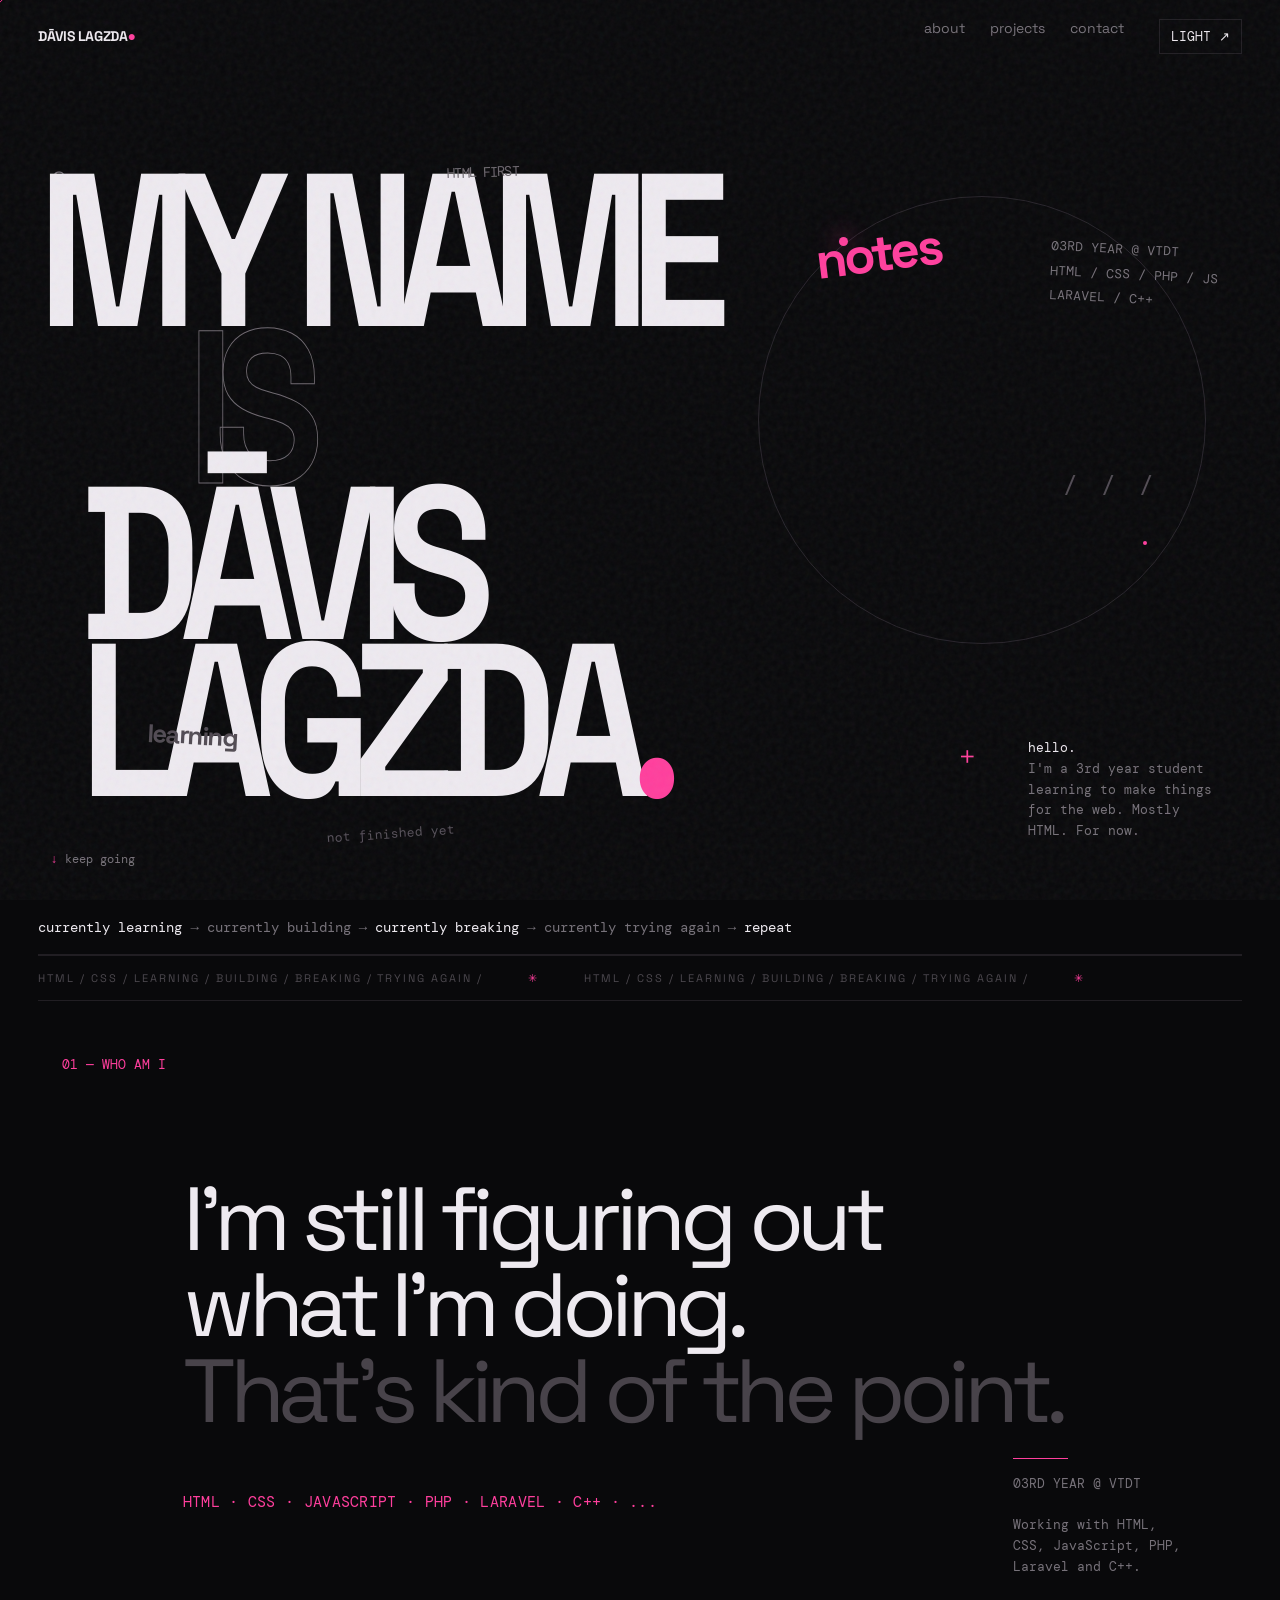
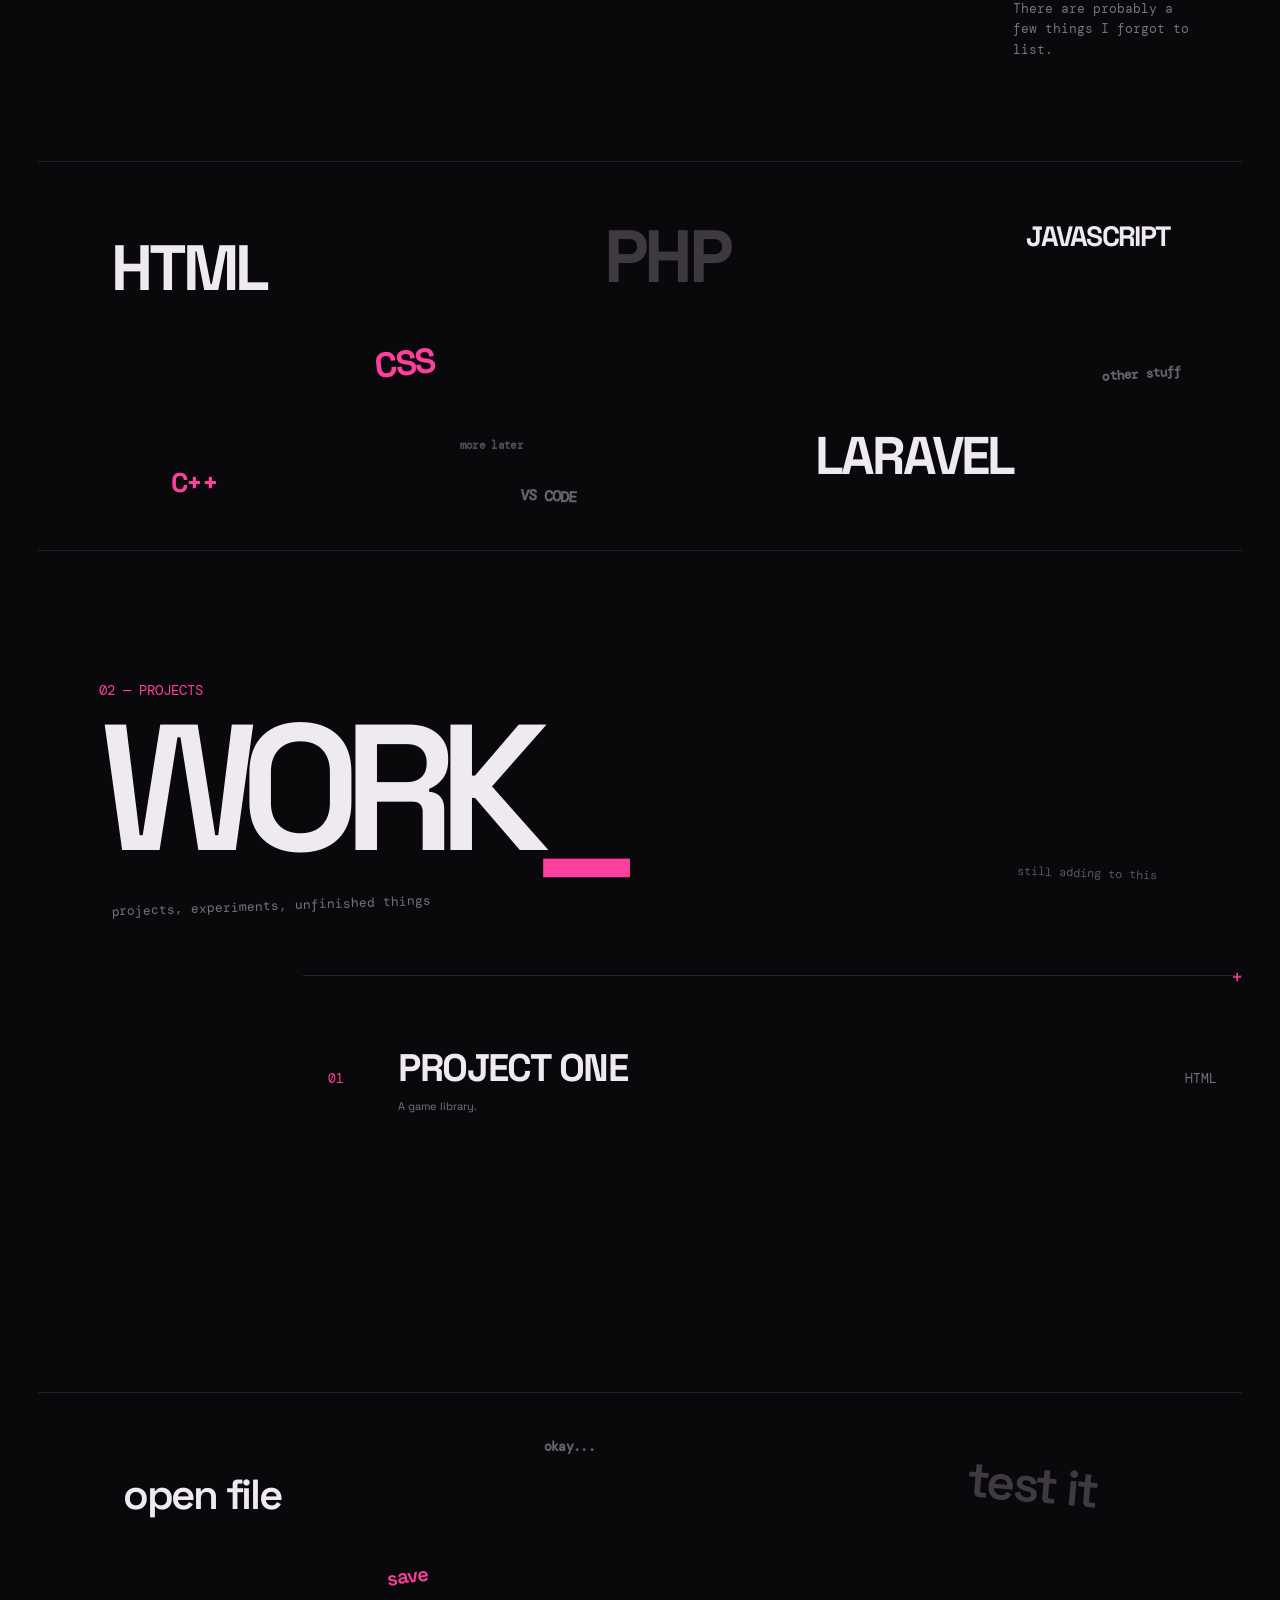
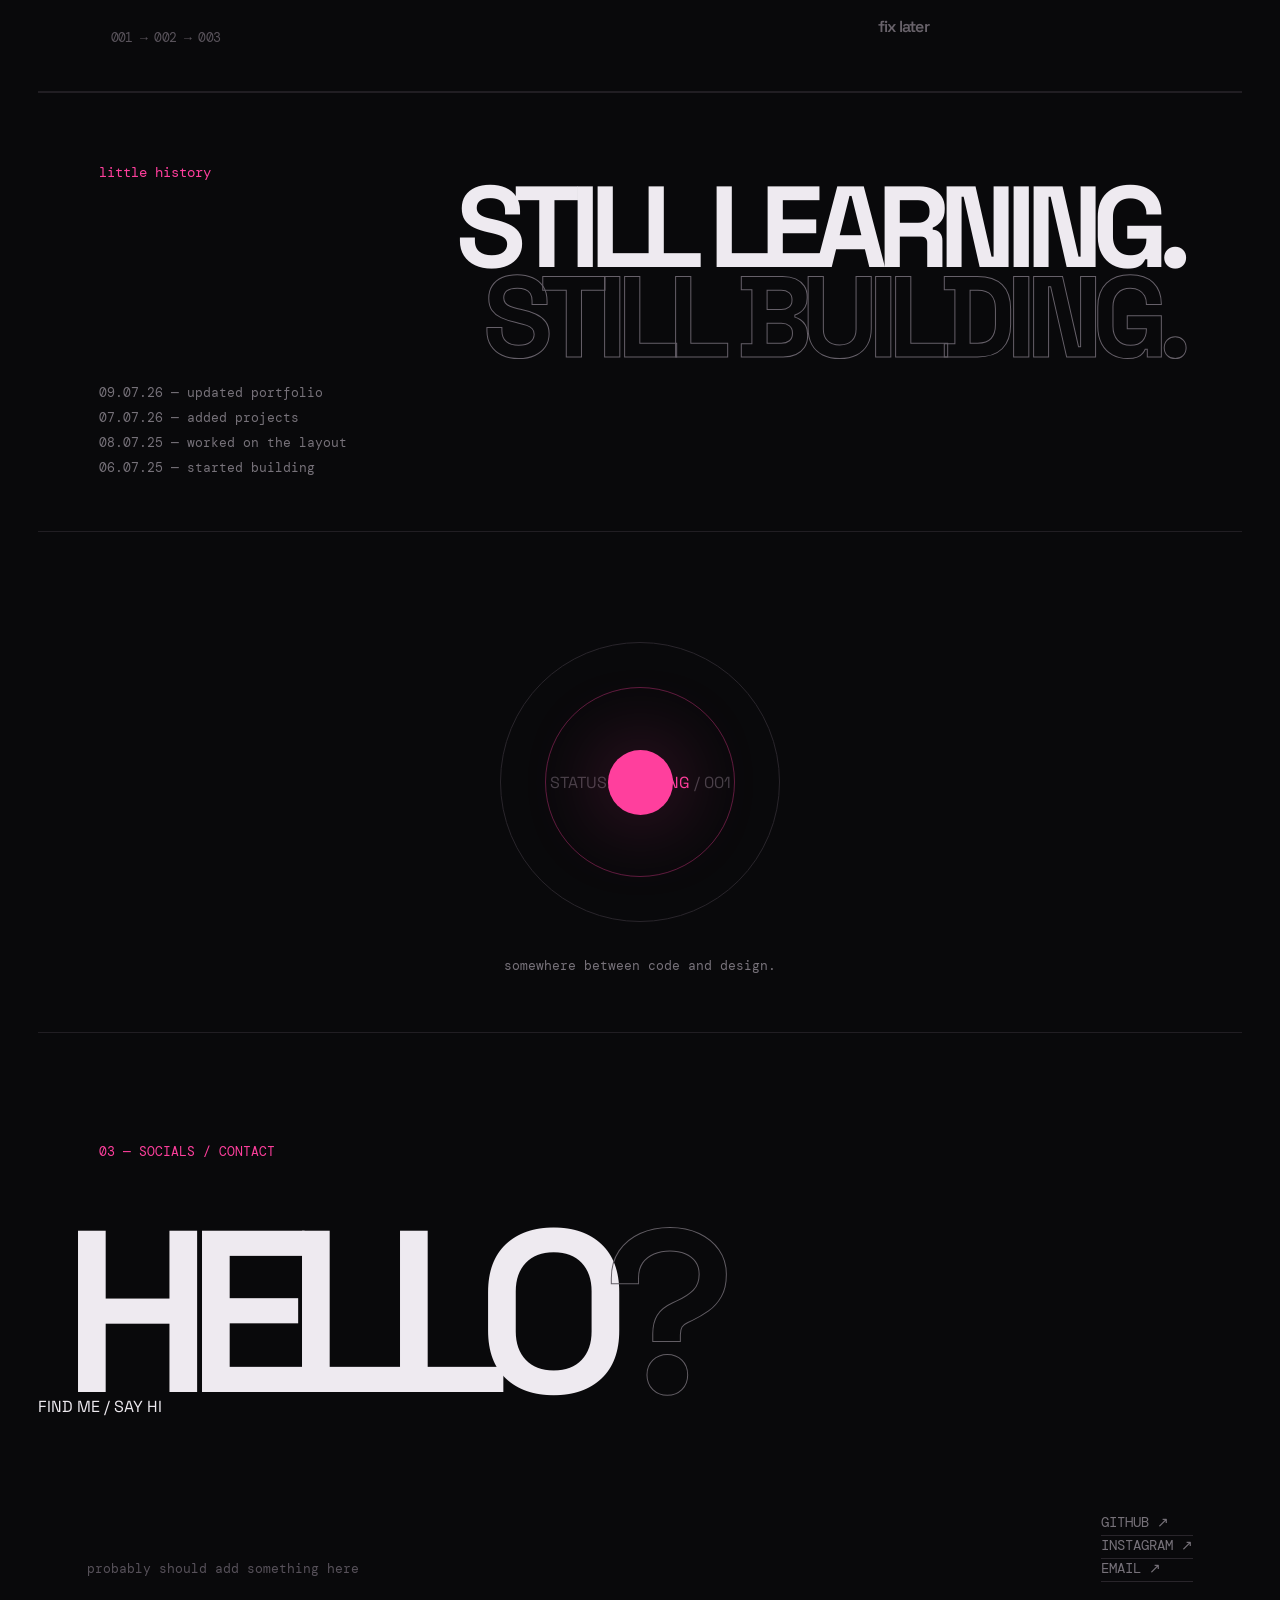
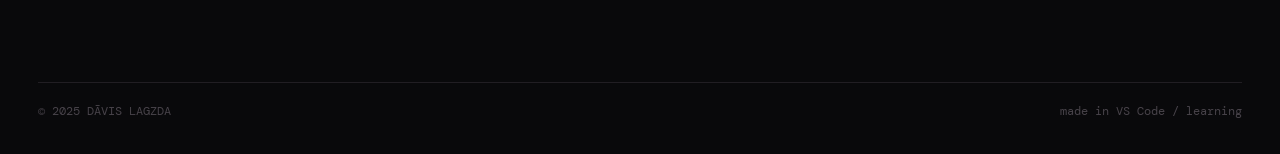
<file: index.html>
<!doctype html>
<html lang="en">
<head>
<meta charset="utf-8">
<meta name="viewport" content="width=device-width,initial-scale=1">
<title>portfolio — somewhere online</title>
<link rel="stylesheet" href="style.css">

</head>
<body>
<div class="wrap">
<nav>
  <a class="mark" href="#">DĀVIS LAGZDA<i>●</i></a>
  <div class="navlinks"><a href="#about">about</a><a href="#work">projects</a><a href="#contact">contact</a><button class="theme-toggle" id="themeToggle" type="button">LIGHT ↗</button></div>
</nav>

<section class="hero">
  <div class="tiny">03 / VTDT / <b>STUDENT</b></div>
    <h1><span>MY NAME</span><span class="line2">IS</span><span class="line3">DĀVIS LAGZDA<em>.</em></span></h1>
  <div class="orbit"></div>
  <div class="cross">+</div>
  <div class="status-stack">
    <div>03RD YEAR @ VTDT</div>
    <div>HTML / CSS / PHP / JS</div>
    <div>LARAVEL / C++</div>
  </div>
  <div class="floating-word word-a">notes</div>
  <div class="floating-word word-b">learning</div>
  <div class="floating-word word-c">/ / /</div>
  <div class="floating-word word-d">HTML FIRST</div>
  <div class="hero-note"><strong>hello.</strong><br>I'm a 3rd year student learning to make things for the web. Mostly HTML. For now.</div>
  <div class="scroll"><span>↓</span> keep going</div>
  <div class="hero-thought">not finished yet</div>
</section>

<div class="ticker">
  <span>currently learning</span> → <span>currently building</span> → <span>currently breaking</span> → <span>currently trying again</span> → <span>repeat</span>
</div>

<div class="marquee"><div>HTML / CSS / LEARNING / BUILDING / BREAKING / TRYING AGAIN / <b>✳</b> HTML / CSS / LEARNING / BUILDING / BREAKING / TRYING AGAIN / <b>✳</b></div></div>

<section class="about" id="about">
  <div class="number">01 — WHO AM I</div>
  <div class="statement">
    <span>I’m still figuring out</span><br>
    <span>what I’m doing.</span><br>
    <span class="muted">That’s kind of the point.</span>
    <div class="stack-line">HTML · CSS · JAVASCRIPT · PHP · LARAVEL · C++ · ...</div>
  </div>
  <div class="side">03RD YEAR @ VTDT<br><br>
    Working with HTML, CSS, JavaScript, PHP, Laravel and C++.<br><br>
    There are probably a few things I forgot to list.
    </div>
</section>

<section class="tech-chaos" aria-label="things currently in the toolbox">
  <span class="tc1">HTML</span>
  <span class="tc2">CSS</span>
  <span class="tc3">JAVASCRIPT</span>
  <span class="tc4">PHP</span>
  <span class="tc5">LARAVEL</span>
  <span class="tc6">C++</span>
  <span class="tc7">VS CODE</span>
  <span class="tc8">other stuff</span>
  <span class="tc9">more later</span>
</section>

<section class="work" id="work">
  <div class="title">02 — PROJECTS</div>
    <h2>WORK<span style="color:var(--pink)">_</span></h2>
  <div class="work-dumb">projects, experiments, unfinished things</div>
  <div class="work-note">still adding to this</div>

  <!-- CHANGE THESE PROJECTS IN VS CODE -->
  <a class="project" href="https://poyozo.vercel.app/">
    <div class="n">01</div><div><h3>PROJECT ONE</h3><p>A game library.</p></div><div class="tag">HTML</div><div class="plus">+</div>
  </a>
</section>

<section class="thoughts">
  <div class="thought t1">open file</div>
  <div class="thought t2">save</div>
  <div class="thought t3">test it</div>
  <div class="thought t4">fix later</div>
  <div class="thought t5">okay...</div>
  <div class="thought t6">001 → 002 → 003</div>
</section>

<section class="changelog">
  <div class="change-title">little history</div>
  <div class="change-list">
    <span>09.07.26 — updated portfolio</span>
    <span>07.07.26 — added projects</span>
    <span>08.07.25 — worked on the layout</span>
    <span>06.07.25 — started building</span>
  </div>
  <div class="change-big">STILL LEARNING.<br><i>STILL BUILDING.</i></div>
</section>

<section class="interlude">
  <div class="ring"></div><div class="ring"></div><div class="ring"></div>
  <div class="coords">STATUS: <b>LEARNING</b> / 001</div>
    <p>somewhere between code and design.</p>
</section>

<section class="contact" id="contact">
  <div class="small">03 — SOCIALS / CONTACT</div>
    <h2>HELLO<span>?</span></h2>
  <div class="easter" id="easter">probably should add something here</div>
      <div class="social-label">FIND ME / SAY HI</div>
<div class="socials">
    <!-- ADD YOUR SOCIAL LINKS HERE -->
    <a href="https://github.com/M0istToast">GITHUB ↗</a>
    <a href="https://www.instagram.com/p/Db9XCDAjBqA/">INSTAGRAM ↗</a>
    <a href="mailto:ipb24.d.lagzda@vtdt.edu.lv">EMAIL ↗</a>
  </div>
</section>

<footer><span>© 2025 DĀVIS LAGZDA</span><span>made in VS Code / learning</span></footer>
</div>
<script>
const toggle = document.getElementById("themeToggle");
const saved = localStorage.getItem("portfolio-theme");
if(saved === "light") document.body.classList.add("light");
function updateThemeButton(){
  toggle.textContent = document.body.classList.contains("light") ? "DARK ↗" : "LIGHT ↗";
}
updateThemeButton();
toggle.addEventListener("click", () => {
  document.body.classList.toggle("light");
  localStorage.setItem("portfolio-theme", document.body.classList.contains("light") ? "light" : "dark");
  updateThemeButton();
});
</script>
<div class="cursor-dot" id="cursorDot"></div>
<script>
const dot=document.getElementById("cursorDot");
document.addEventListener("mousemove",e=>{
  dot.style.transform=`translate(${e.clientX}px,${e.clientY}px)`;
});
document.querySelectorAll("a,button,.easter").forEach(el=>{
  el.addEventListener("mouseenter",()=>dot.classList.add("big"));
  el.addEventListener("mouseleave",()=>dot.classList.remove("big"));
});
const easter=document.getElementById("easter");
easter.addEventListener("click",()=>{
  easter.textContent=easter.textContent.includes("404")
    ? "okay, you found it."
    : "probably should add something here";
});
</script>
</body>
</html>
</file>
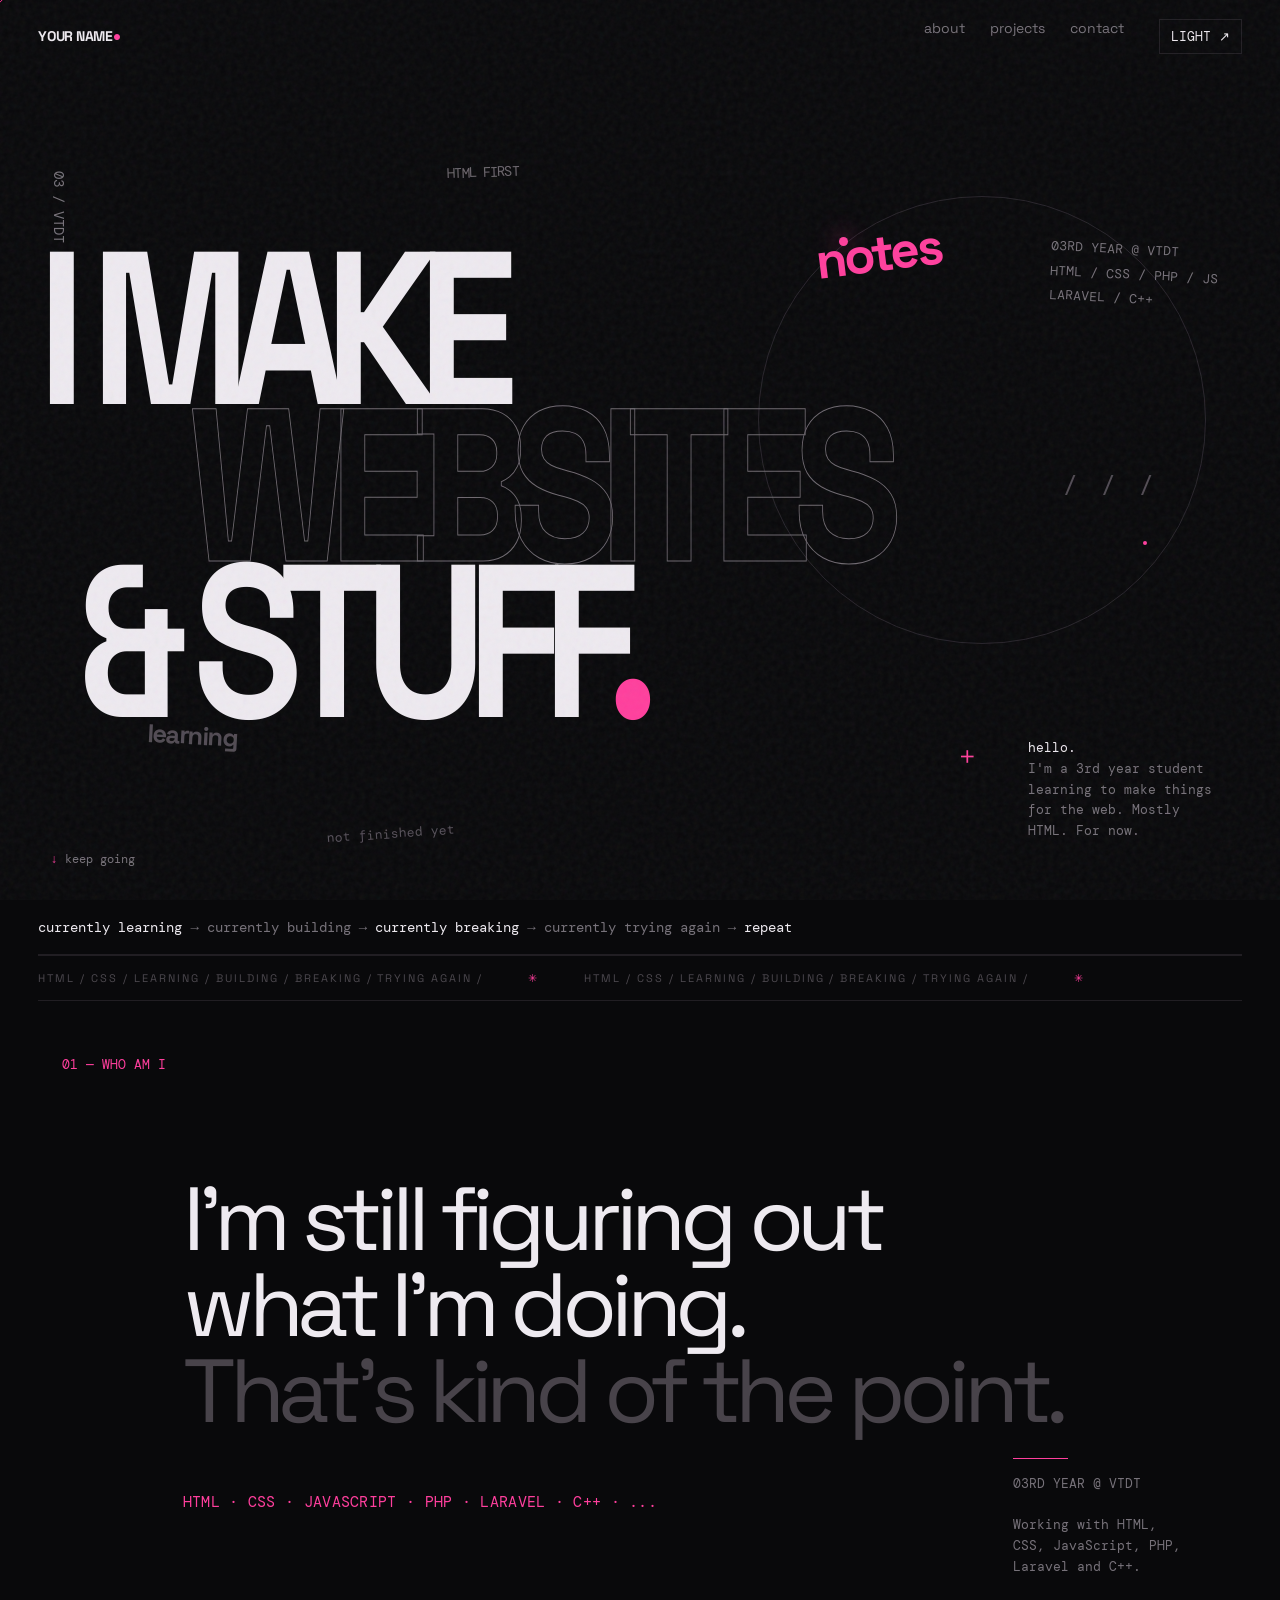
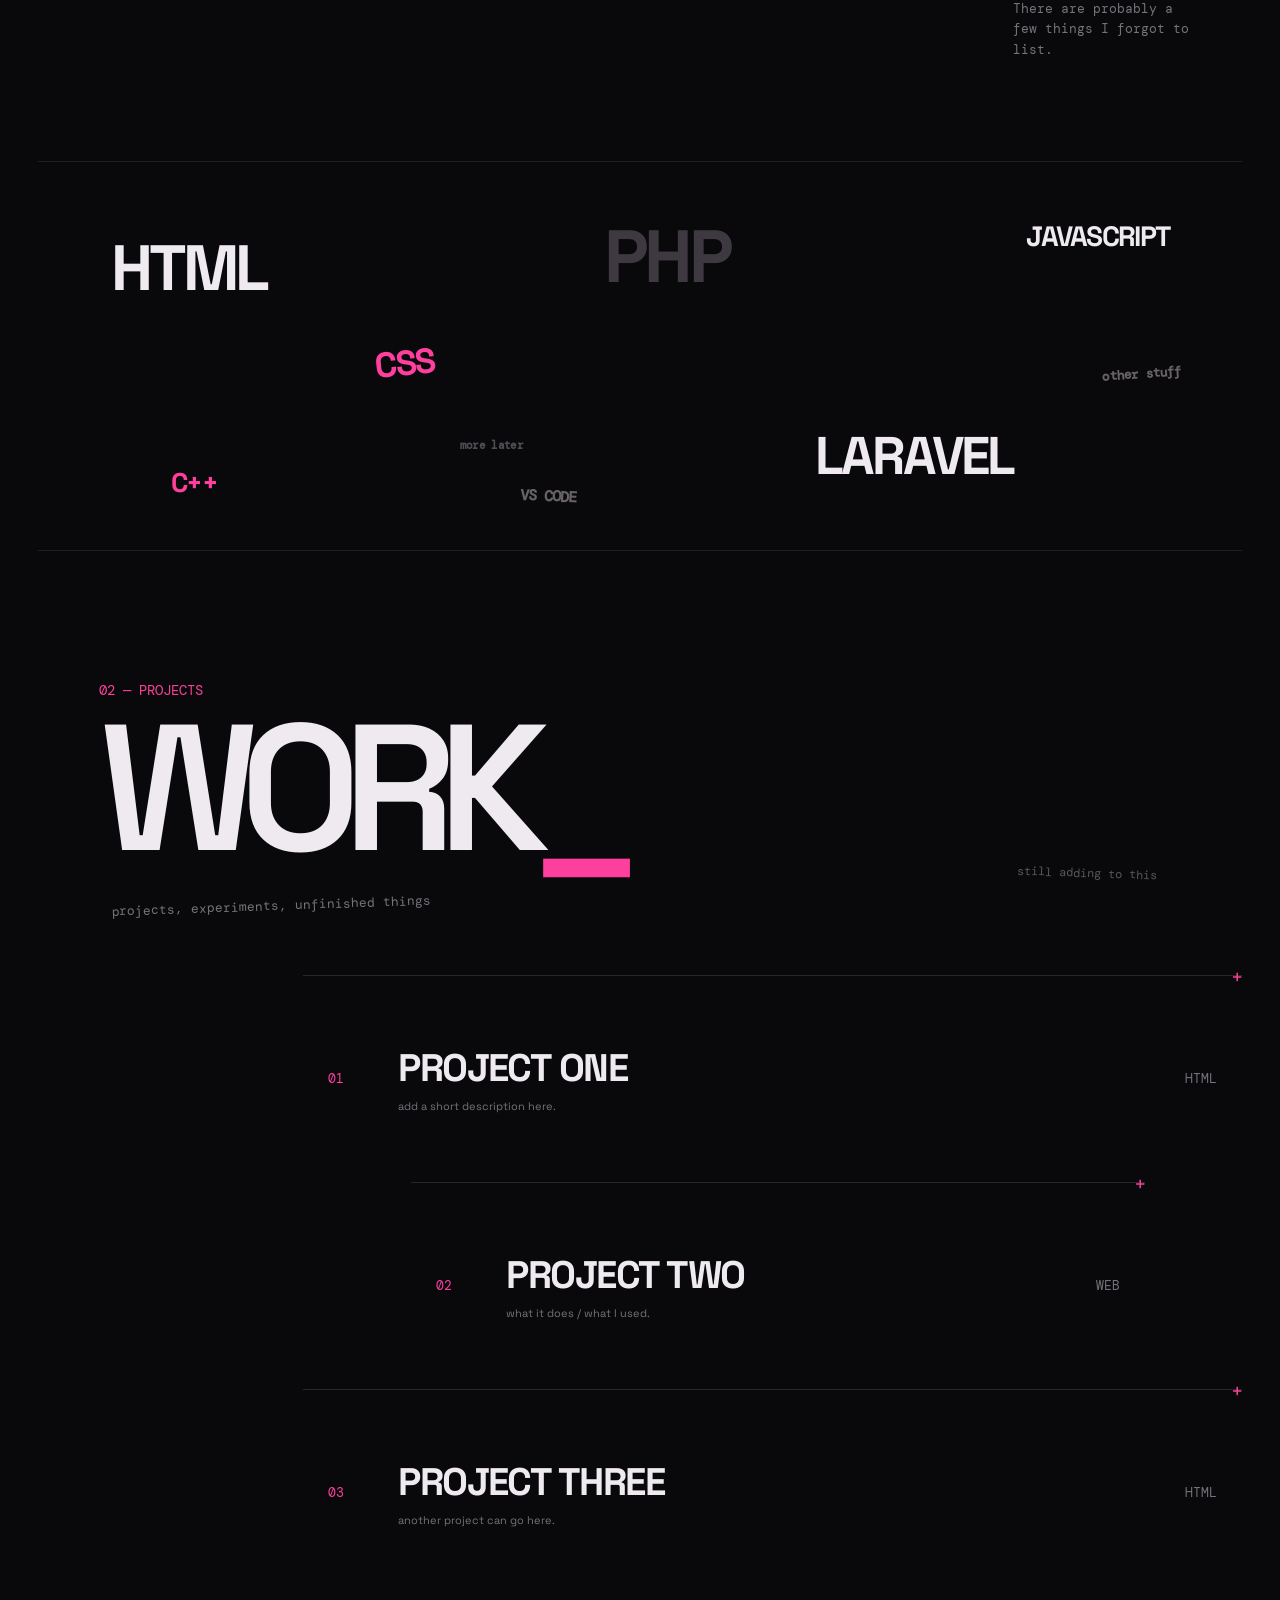
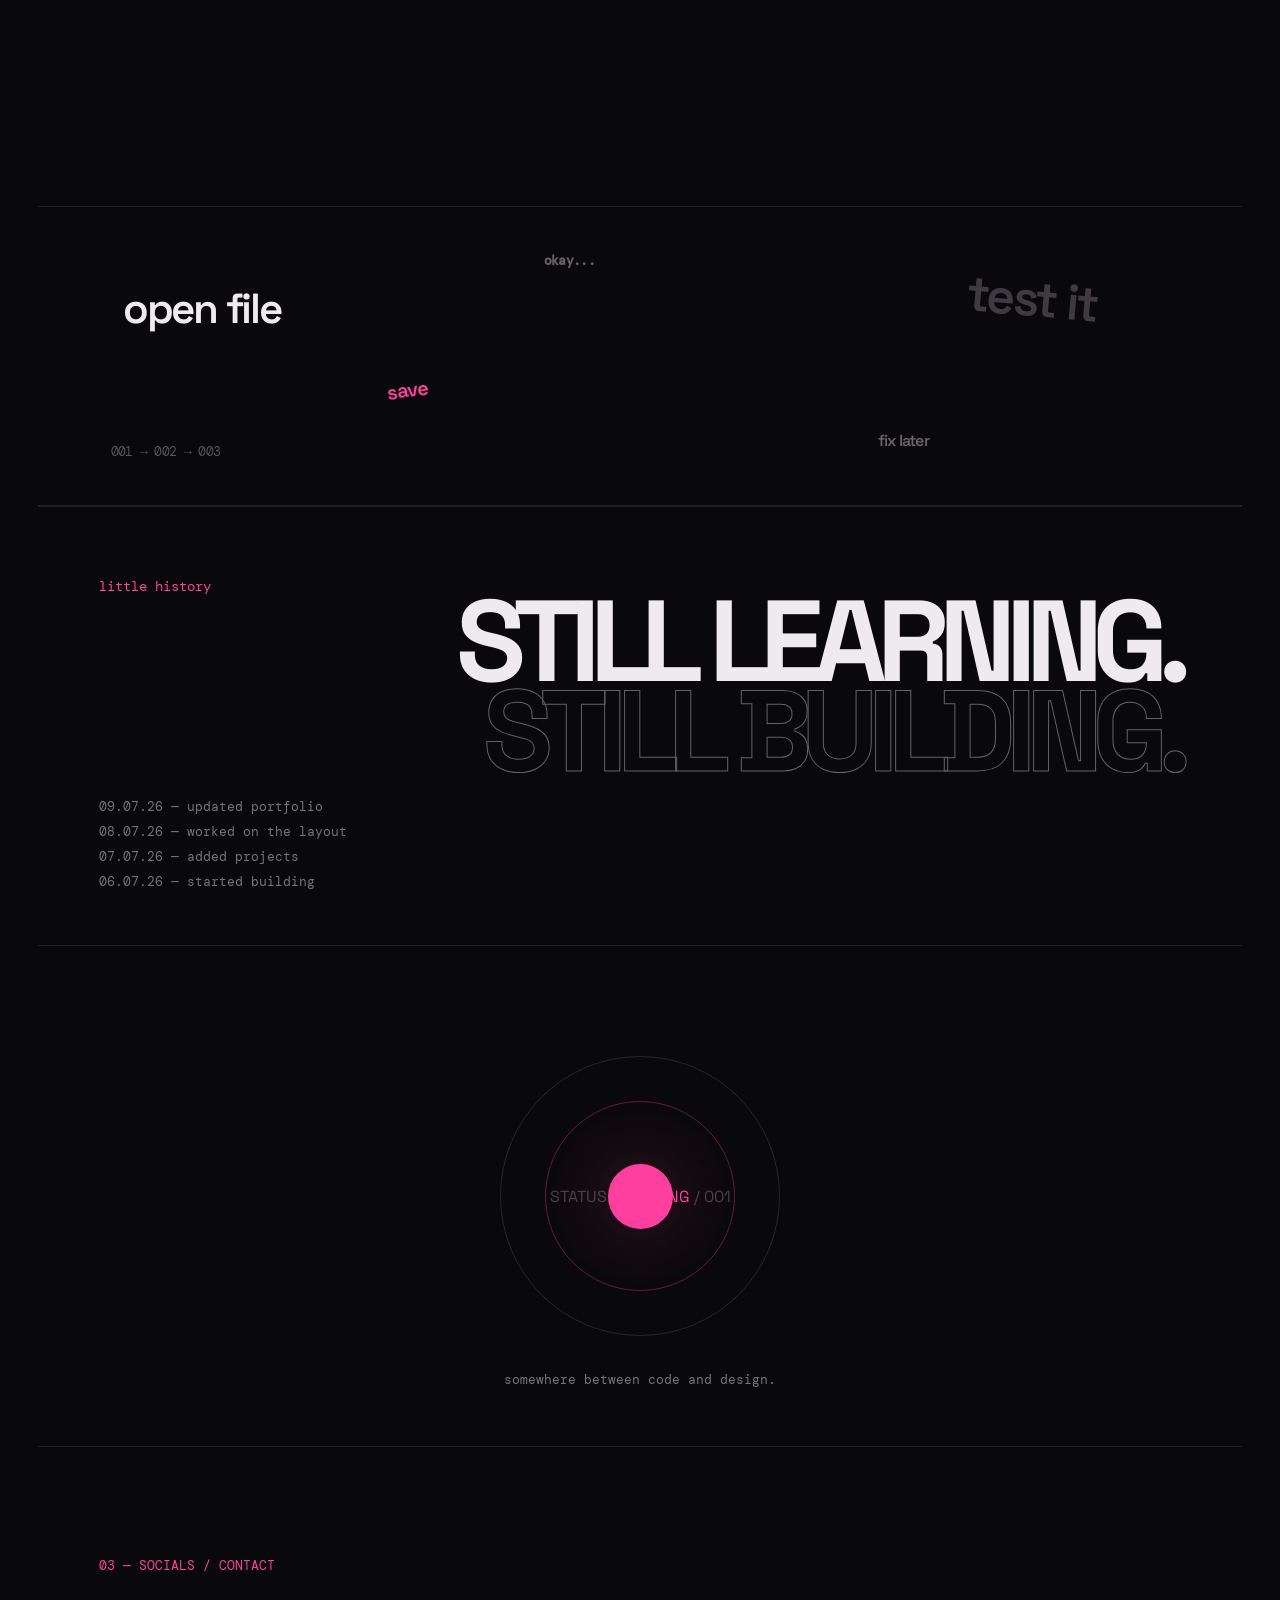
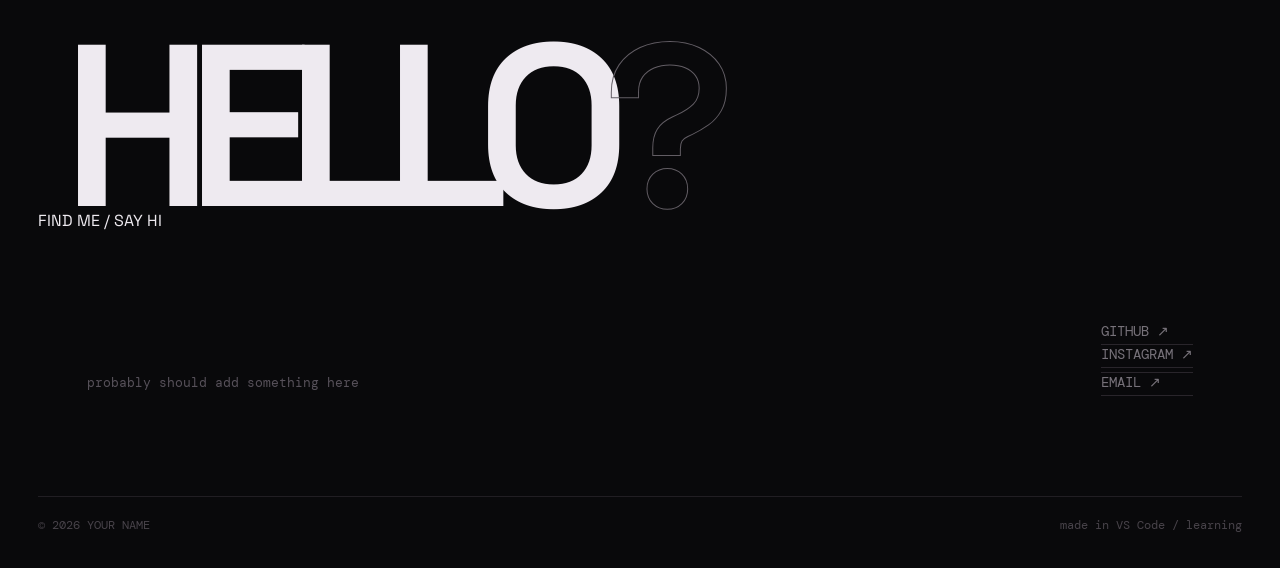
<file: index(2).html>
<!doctype html>
<html lang="en">
<head>
<meta charset="utf-8">
<meta name="viewport" content="width=device-width,initial-scale=1">
<title>YOUR NAME — somewhere online</title>
<link rel="stylesheet" href="style.css">

</head>
<body>
<div class="wrap">
<nav>
  <a class="mark" href="#">YOUR NAME<i>●</i></a>
  <div class="navlinks"><a href="#about">about</a><a href="#work">projects</a><a href="#contact">contact</a><button class="theme-toggle" id="themeToggle" type="button">LIGHT ↗</button></div>
</nav>

<section class="hero">
  <div class="tiny">03 / VTDT / <b>STUDENT</b></div>
  <h1><span>I MAKE</span><span class="line2">WEBSITES</span><span class="line3">& STUFF<em>.</em></span></h1>
  <div class="orbit"></div>
  <div class="cross">+</div>
  <div class="status-stack">
    <div>03RD YEAR @ VTDT</div>
    <div>HTML / CSS / PHP / JS</div>
    <div>LARAVEL / C++</div>
  </div>
  <div class="floating-word word-a">notes</div>
  <div class="floating-word word-b">learning</div>
  <div class="floating-word word-c">/ / /</div>
  <div class="floating-word word-d">HTML FIRST</div>
  <div class="hero-note"><strong>hello.</strong><br>I'm a 3rd year student learning to make things for the web. Mostly HTML. For now.</div>
  <div class="scroll"><span>↓</span> keep going</div>
  <div class="hero-thought">not finished yet</div>
</section>

<div class="ticker">
  <span>currently learning</span> → <span>currently building</span> → <span>currently breaking</span> → <span>currently trying again</span> → <span>repeat</span>
</div>

<div class="marquee"><div>HTML / CSS / LEARNING / BUILDING / BREAKING / TRYING AGAIN / <b>✳</b> HTML / CSS / LEARNING / BUILDING / BREAKING / TRYING AGAIN / <b>✳</b></div></div>

<section class="about" id="about">
  <div class="number">01 — WHO AM I</div>
  <div class="statement">
    <span>I’m still figuring out</span><br>
    <span>what I’m doing.</span><br>
    <span class="muted">That’s kind of the point.</span>
    <div class="stack-line">HTML · CSS · JAVASCRIPT · PHP · LARAVEL · C++ · ...</div>
  </div>
  <div class="side">03RD YEAR @ VTDT<br><br>
    Working with HTML, CSS, JavaScript, PHP, Laravel and C++.<br><br>
    There are probably a few things I forgot to list.
    </div>
</section>

<section class="tech-chaos" aria-label="things currently in the toolbox">
  <span class="tc1">HTML</span>
  <span class="tc2">CSS</span>
  <span class="tc3">JAVASCRIPT</span>
  <span class="tc4">PHP</span>
  <span class="tc5">LARAVEL</span>
  <span class="tc6">C++</span>
  <span class="tc7">VS CODE</span>
  <span class="tc8">other stuff</span>
  <span class="tc9">more later</span>
</section>

<section class="work" id="work">
  <div class="title">02 — PROJECTS</div>
  <h2>WORK<span style="color:var(--pink)">_</span></h2>
  <div class="work-dumb">projects, experiments, unfinished things</div>
  <div class="work-note">still adding to this</div>

  <!-- CHANGE THESE PROJECTS IN VS CODE -->
  <a class="project" href="#">
    <div class="n">01</div><div><h3>PROJECT ONE</h3><p>add a short description here.</p></div><div class="tag">HTML</div><div class="plus">+</div>
  </a>
  <a class="project" href="#">
    <div class="n">02</div><div><h3>PROJECT TWO</h3><p>what it does / what I used.</p></div><div class="tag">WEB</div><div class="plus">+</div>
  </a>
  <a class="project" href="#">
    <div class="n">03</div><div><h3>PROJECT THREE</h3><p>another project can go here.</p></div><div class="tag">HTML</div><div class="plus">+</div>
  </a>
</section>

<section class="thoughts">
  <div class="thought t1">open file</div>
  <div class="thought t2">save</div>
  <div class="thought t3">test it</div>
  <div class="thought t4">fix later</div>
  <div class="thought t5">okay...</div>
  <div class="thought t6">001 → 002 → 003</div>
</section>

<section class="changelog">
  <div class="change-title">little history</div>
  <div class="change-list">
    <span>09.07.26 — updated portfolio</span>
    <span>08.07.26 — worked on the layout</span>
    <span>07.07.26 — added projects</span>
    <span>06.07.26 — started building</span>
  </div>
  <div class="change-big">STILL LEARNING.<br><i>STILL BUILDING.</i></div>
</section>

<section class="interlude">
  <div class="ring"></div><div class="ring"></div><div class="ring"></div>
  <div class="coords">STATUS: <b>LEARNING</b> / 001</div>
  <p>somewhere between code and design.</p>
</section>

<section class="contact" id="contact">
  <div class="small">03 — SOCIALS / CONTACT</div>
  <h2>HELLO<span>?</span></h2>
  <div class="easter" id="easter">probably should add something here</div>
      <div class="social-label">FIND ME / SAY HI</div>
<div class="socials">
    <!-- ADD YOUR SOCIAL LINKS HERE -->
    <a href="#">GITHUB ↗</a>
    <a href="#">INSTAGRAM ↗</a>
    <a href="#"></a>
    <a href="mailto:YOUR_EMAIL_HERE">EMAIL ↗</a>
  </div>
</section>

<footer><span>© 2026 YOUR NAME</span><span>made in VS Code / learning</span></footer>
</div>
<script>
const toggle = document.getElementById("themeToggle");
const saved = localStorage.getItem("portfolio-theme");
if(saved === "light") document.body.classList.add("light");
function updateThemeButton(){
  toggle.textContent = document.body.classList.contains("light") ? "DARK ↗" : "LIGHT ↗";
}
updateThemeButton();
toggle.addEventListener("click", () => {
  document.body.classList.toggle("light");
  localStorage.setItem("portfolio-theme", document.body.classList.contains("light") ? "light" : "dark");
  updateThemeButton();
});
</script>
<div class="cursor-dot" id="cursorDot"></div>
<script>
const dot=document.getElementById("cursorDot");
document.addEventListener("mousemove",e=>{
  dot.style.transform=`translate(${e.clientX}px,${e.clientY}px)`;
});
document.querySelectorAll("a,button,.easter").forEach(el=>{
  el.addEventListener("mouseenter",()=>dot.classList.add("big"));
  el.addEventListener("mouseleave",()=>dot.classList.remove("big"));
});
const easter=document.getElementById("easter");
easter.addEventListener("click",()=>{
  easter.textContent=easter.textContent.includes("404")
    ? "okay, you found it."
    : "probably should add something here";
});
</script>
</body>
</html>
</file>
<file: style.css>
@import url('https://fonts.googleapis.com/css2?family=DM+Mono:wght@400;500&family=Space+Grotesk:wght@400;500;600;700&display=swap');
*{box-sizing:border-box}
:root{--bg:#09090b;--fg:#eeeaf0;--muted:#77727a;--pink:#ff3f9d;--line:#211e23;--soft:#111014}
html{scroll-behavior:smooth}
body{margin:0;background:var(--bg);color:var(--fg);font-family:"Space Grotesk",Arial,sans-serif;overflow-x:hidden;transition:background .35s,color .35s}
body:before{content:"";position:fixed;inset:0;pointer-events:none;opacity:.055;background-image:url("data:image/svg+xml,%3Csvg viewBox='0 0 180 180' xmlns='http://www.w3.org/2000/svg'%3E%3Cfilter id='n'%3E%3CfeTurbulence type='fractalNoise' baseFrequency='.9' numOctaves='4' stitchTiles='stitch'/%3E%3C/filter%3E%3Crect width='100%25' height='100%25' filter='url(%23n)'/%3E%3C/svg%3E");z-index:20}
a{color:inherit;text-decoration:none}
body.light{--bg:#f2eef1;--fg:#171318;--muted:#6d666e;--line:#d5cfd4;--soft:#e9e3e8}
body.light:before{opacity:.035}
body.light .hero h1 .line2{color:transparent;-webkit-text-stroke:1px #918a91}
body.light .marquee{color:#817981}
body.light .project:hover{background:#e9e3e8}
body.light .orbit{border-color:#cfc7ce}
body.light .about .statement .muted,
body.light .project p,
body.light .project .tag,
body.light .hero-note,
body.light .side,
body.light .interlude p,
body.light footer{color:#777078}
.theme-toggle{
  appearance:none;border:1px solid var(--line);background:transparent;color:var(--fg);
  padding:8px 11px;font:13px "DM Mono",monospace;cursor:pointer;margin-left:10px;
  transition:.2s
}
.theme-toggle:hover{border-color:var(--pink);color:var(--pink)}

.wrap{width:min(94vw,1400px);margin:auto;position:relative}
nav{height:72px;display:flex;justify-content:space-between;align-items:center;font-size:14px;position:relative;z-index:5}
nav .mark{font-weight:700;letter-spacing:-.03em}
nav .mark i{color:var(--pink);font-style:normal}
nav .navlinks{display:flex;gap:25px;color:var(--muted)}
nav a:hover{color:var(--fg)}

.hero{height:calc(100vh - 72px);min-height:650px;position:relative;display:flex;align-items:center;overflow:hidden}
.hero .tiny{position:absolute;left:1%;top:12%;font-size:14px;font:14px "DM Mono",monospace;color:var(--muted);writing-mode:vertical-rl}
.hero .tiny b{color:var(--pink);font-weight:normal}
.hero h1{position:relative;margin:0;z-index:2;font-size:clamp(90px,17vw,245px);line-height:.72;letter-spacing:-.11em;font-weight:700;transform:scaleX(.83);transform-origin:left center}
.hero h1 span{display:block}
.hero h1 .line2{margin-left:14vw;color:transparent;-webkit-text-stroke:1px #6f6970}
.hero h1 .line3{margin-left:4vw}
.hero h1 em{color:var(--pink);font-style:normal;position:relative}
.orbit{position:absolute;width:35vw;height:35vw;min-width:330px;min-height:330px;border:1px solid #27232a;border-radius:50%;right:3%;top:15%;animation:spin 22s linear infinite}
.orbit:before,.orbit:after{content:"";position:absolute;border-radius:50%;background:var(--pink)}
.orbit:before{width:9px;height:9px;left:18%;top:9%;box-shadow:0 0 25px var(--pink)}
.orbit:after{width:4px;height:4px;right:13%;bottom:22%}
@keyframes spin{to{transform:rotate(360deg)}}
.cross{position:absolute;right:22%;bottom:15%;color:var(--pink);font-size:30px;font-weight:200}
.floating-word{position:absolute;z-index:3;font-weight:700;letter-spacing:-.06em;pointer-events:none}
.word-a{right:25%;top:18%;font-size:clamp(30px,4vw,58px);transform:rotate(-7deg);color:var(--pink)}
.word-b{left:9%;bottom:18%;font-size:clamp(18px,2vw,28px);transform:rotate(3deg);color:#514b53}
.word-c{right:7%;top:48%;font:24px "DM Mono",monospace;color:#514b53;letter-spacing:.2em}
.word-d{left:34%;top:11%;font:14px "DM Mono",monospace;color:#6c666d;transform:rotate(-2deg)}
body.light .word-b,body.light .word-c,body.light .word-d{color:#817981}
.hero-note{position:absolute;right:2%;bottom:7%;width:190px;font:13px/1.6 "DM Mono",monospace;color:var(--muted)}
.hero-note strong{color:var(--fg);font-weight:normal}
.scroll{position:absolute;bottom:4%;left:1%;font:12px "DM Mono",monospace;color:var(--muted)}
.scroll span{color:var(--pink)}

.marquee{border-top:1px solid #211e23;border-bottom:1px solid #211e23;overflow:hidden;white-space:nowrap;padding:15px 0;color:#4c484e;font-size:11px;letter-spacing:.18em}
.marquee div{display:inline-block;animation:move 25s linear infinite}
.marquee b{color:var(--pink);font-weight:normal;margin:0 40px}
@keyframes move{to{transform:translateX(-50%)}}

.about{min-height:760px;position:relative;padding:175px 0}
.about .number{position:absolute;top:55px;left:2%;font:13px "DM Mono",monospace;color:var(--pink)}
.about .statement{width:76%;margin-left:12%;font-size:clamp(44px,7vw,104px);line-height:.96;letter-spacing:-.07em}
.about .statement .muted{color:#48434a}
.about .side{position:absolute;right:4%;bottom:100px;width:180px;font:13px/1.6 "DM Mono",monospace;color:var(--muted)}
.about .side:before{content:"";display:block;width:55px;height:1px;background:var(--pink);margin-bottom:15px}
.stack-line{margin-top:55px;font:15px "DM Mono",monospace;line-height:1.8;color:var(--pink);letter-spacing:.02em}
.tech-chaos{height:390px;position:relative;border-top:1px solid var(--line);border-bottom:1px solid var(--line);overflow:hidden}
.tech-chaos span{position:absolute;font-weight:700;letter-spacing:-.06em;line-height:.9}
.tc1{left:6%;top:20%;font-size:64px}.tc2{left:28%;top:48%;font-size:35px;color:var(--pink);transform:rotate(-6deg)}
.tc3{right:6%;top:16%;font-size:28px}.tc4{left:47%;top:16%;font-size:74px;color:#3e3940}
.tc5{right:19%;bottom:18%;font-size:53px}.tc6{left:11%;bottom:14%;font-size:27px;color:var(--pink)}
.tc7{left:40%;bottom:12%;font:15px "DM Mono",monospace;color:#676168;transform:rotate(3deg)}
.tc8{right:5%;top:53%;font:13px "DM Mono",monospace;color:#676168;transform:rotate(-4deg)}
.tc9{left:35%;top:72%;font:11px "DM Mono",monospace;color:#514b53}
.work-dumb{font:13px "DM Mono",monospace;color:var(--muted);margin:-70px 0 75px 6%;transform:rotate(-2deg)}
.interlude p span{color:var(--pink)}
body.light .tc3,body.light .tc4,body.light .tc7,body.light .tc8,body.light .tc9{color:#817981}

.work{position:relative;padding:130px 0 210px}
.work .title{font-size:14px;color:var(--pink);font-family:"DM Mono",monospace;margin-left:5%}
.work h2{font-size:clamp(85px,14vw,205px);line-height:.72;letter-spacing:-.1em;margin:25px 0 100px 5%;font-weight:600}
.project{position:relative;width:78%;margin:0 0 2px auto;min-height:205px;border-top:1px solid #29252b;display:grid;grid-template-columns:70px 1fr 120px;align-items:center;padding:20px 25px;transition:.3s}
.project:nth-child(even){width:61%;margin-right:8%}
.project:hover{width:80%;background:#111014}
.project .n{font:13px "DM Mono",monospace;color:var(--pink)}
.project h3{font-size:clamp(28px,3vw,42px);margin:0 0 7px;letter-spacing:-.04em}
.project p{font-size:11px;color:var(--muted);margin:0}
.project .tag{font:13px "DM Mono",monospace;text-align:right;color:var(--muted)}
.project .plus{position:absolute;right:-1px;top:-12px;color:var(--pink);font-size:20px}

.thoughts{height:300px;position:relative;overflow:hidden;border-top:1px solid var(--line);border-bottom:1px solid var(--line)}
.thought{position:absolute;font-weight:600;letter-spacing:-.05em}
.t1{left:7%;top:25%;font-size:42px}
.t2{left:29%;top:57%;font-size:20px;color:var(--pink);transform:rotate(-8deg)}
.t3{right:12%;top:20%;font-size:50px;color:#3f3a41;transform:rotate(5deg)}
.t4{right:26%;bottom:18%;font-size:16px;color:#68626a}
.t5{left:42%;top:15%;font-size:13px;font-family:"DM Mono",monospace;color:#666069}
.t6{left:6%;bottom:15%;font:13px "DM Mono",monospace;color:#59535b}
body.light .t3,body.light .t4,body.light .t5,body.light .t6{color:#817981}
.interlude{height:500px;position:relative;display:flex;align-items:center;justify-content:center;overflow:hidden}
.interlude .ring{width:280px;height:280px;border:1px solid #29252b;border-radius:50%;position:absolute}
.interlude .ring:nth-child(2){width:190px;height:190px;border-color:var(--pink);opacity:.35}
.interlude .ring:nth-child(3){width:65px;height:65px;background:var(--pink);border:0;box-shadow:0 0 80px 10px rgba(255,63,157,.22)}
.interlude p{position:absolute;font:13px "DM Mono",monospace;color:var(--muted);bottom:45px}
.interlude .coords{left:3%;top:40px;color:#454047}
.interlude .coords b{color:var(--pink);font-weight:normal}

.contact{min-height:650px;border-top:1px solid #211e23;position:relative;padding:110px 0}
.contact .small{font:13px "DM Mono",monospace;color:var(--pink);margin-left:5%}
.contact h2{font-size:clamp(95px,18vw,260px);letter-spacing:-.12em;line-height:.72;margin:70px 0 0 2%;font-weight:600}
.contact h2 span{display:inline-block;color:transparent;-webkit-text-stroke:1px #625d64}
.socials{position:absolute;right:4%;bottom:100px;display:flex;flex-direction:column;gap:0;align-items:flex-endgap:0;}
.socials a{font:14px "DM Mono",monospace;color:var(--muted);border-bottom:1px solid #29252b;padding-bottom:4px}
.socials a:hover{color:var(--pink);border-color:var(--pink)}

footer{border-top:1px solid #211e23;padding:20px 0 35px;display:flex;justify-content:space-between;font:12px "DM Mono",monospace;color:#48434a}

.cursor-dot{position:fixed;left:-7px;top:-7px;width:10px;height:10px;border:1px solid var(--pink);border-radius:50%;pointer-events:none;z-index:100;mix-blend-mode:difference;transition:width .2s,height .2s,left .2s,top .2s}
.cursor-dot.big{width:24px;height:24px;left:-12px;top:-12px}
.ticker{
  padding:18px 0;border-bottom:1px solid var(--line);font:14px "DM Mono",monospace;
  color:var(--muted);white-space:nowrap;overflow:hidden
}
.ticker span:nth-child(odd){color:var(--fg)}
.status-stack{
  position:absolute;right:2%;top:20%;z-index:4;font:13px "DM Mono",monospace;
  line-height:1.9;color:var(--muted);transform:rotate(3deg)
}
.status-stack b{font-weight:normal;color:var(--pink)}
.hero-thought{
  position:absolute;left:24%;bottom:7%;font:13px "DM Mono",monospace;
  color:#57515a;transform:rotate(-4deg)
}
.work-note{
  position:absolute;right:7%;margin-top:-110px;font:12px "DM Mono",monospace;
  color:#5b555d;transform:rotate(2deg)
}
.changelog{
  min-height:440px;border-top:1px solid var(--line);border-bottom:1px solid var(--line);
  position:relative;padding:70px 5%;overflow:hidden
}
.change-title{font:14px "DM Mono",monospace;color:var(--pink)}
.change-list{
  position:absolute;left:5%;bottom:55px;display:flex;flex-direction:column;
  gap:8px;font:13px "DM Mono",monospace;color:var(--muted)
}
.change-big{
  position:absolute;right:5%;top:90px;text-align:right;
  font-size:clamp(55px,9vw,130px);line-height:.78;letter-spacing:-.09em;font-weight:700
}
.change-big i{color:transparent;-webkit-text-stroke:1px #666069;font-style:normal}
.easter{
  position:absolute;left:4%;bottom:105px;font:13px "DM Mono",monospace;color:#57515a;
  cursor:pointer;transition:.25s
}
.easter:hover{color:var(--pink);transform:rotate(-3deg) translateX(8px)}
body.light .hero-thought,body.light .work-note,body.light .easter{color:#817981}
body.light .change-big i{color:transparent;-webkit-text-stroke:1px #918a91}

@media(max-width:700px){
 nav .navlinks{gap:12px}.hero{min-height:600px}.hero h1{font-size:24vw}.floating-word{font-size:13px!important}.hero h1 .line2{margin-left:4vw}
 .orbit{width:75vw;height:75vw;right:-20%;top:20%;opacity:.55}.hero-note{right:2%;bottom:12%;width:145px}.status-stack{top:14%;right:3%;font-size:11px}.hero-thought{left:5%;bottom:7%;font-size:10px}
 .about{padding:110px 0;min-height:620px}.about .statement{width:92%;margin-left:4%;font-size:14vw}.about .side{right:5%;bottom:45px}.stack-line{font-size:12px;margin-top:35px}
 .work{padding:80px 0}.work h2{font-size:24vw;margin-left:3%;margin-bottom:60px}.project,.project:nth-child(even){width:94%;margin:0 3%;grid-template-columns:38px 1fr;padding:18px 10px}
 .project .tag{display:none}.project h3{font-size:25px}.tech-chaos{height:320px}.tc1{font-size:45px}.tc4{font-size:50px}.tc5{font-size:37px}.interlude{height:400px}
 .contact{padding:90px 0;min-height:560px}.contact h2{font-size:24vw;margin-top:60px}.socials{left:5%;right:auto;bottom:60px;align-items:flex-start}
 footer{display:block}footer span{display:block;margin-top:7px}
}
/* tight socials */
.socials { gap: 0 !important; }
.socials .social { margin: 0 !important; }
</file>
